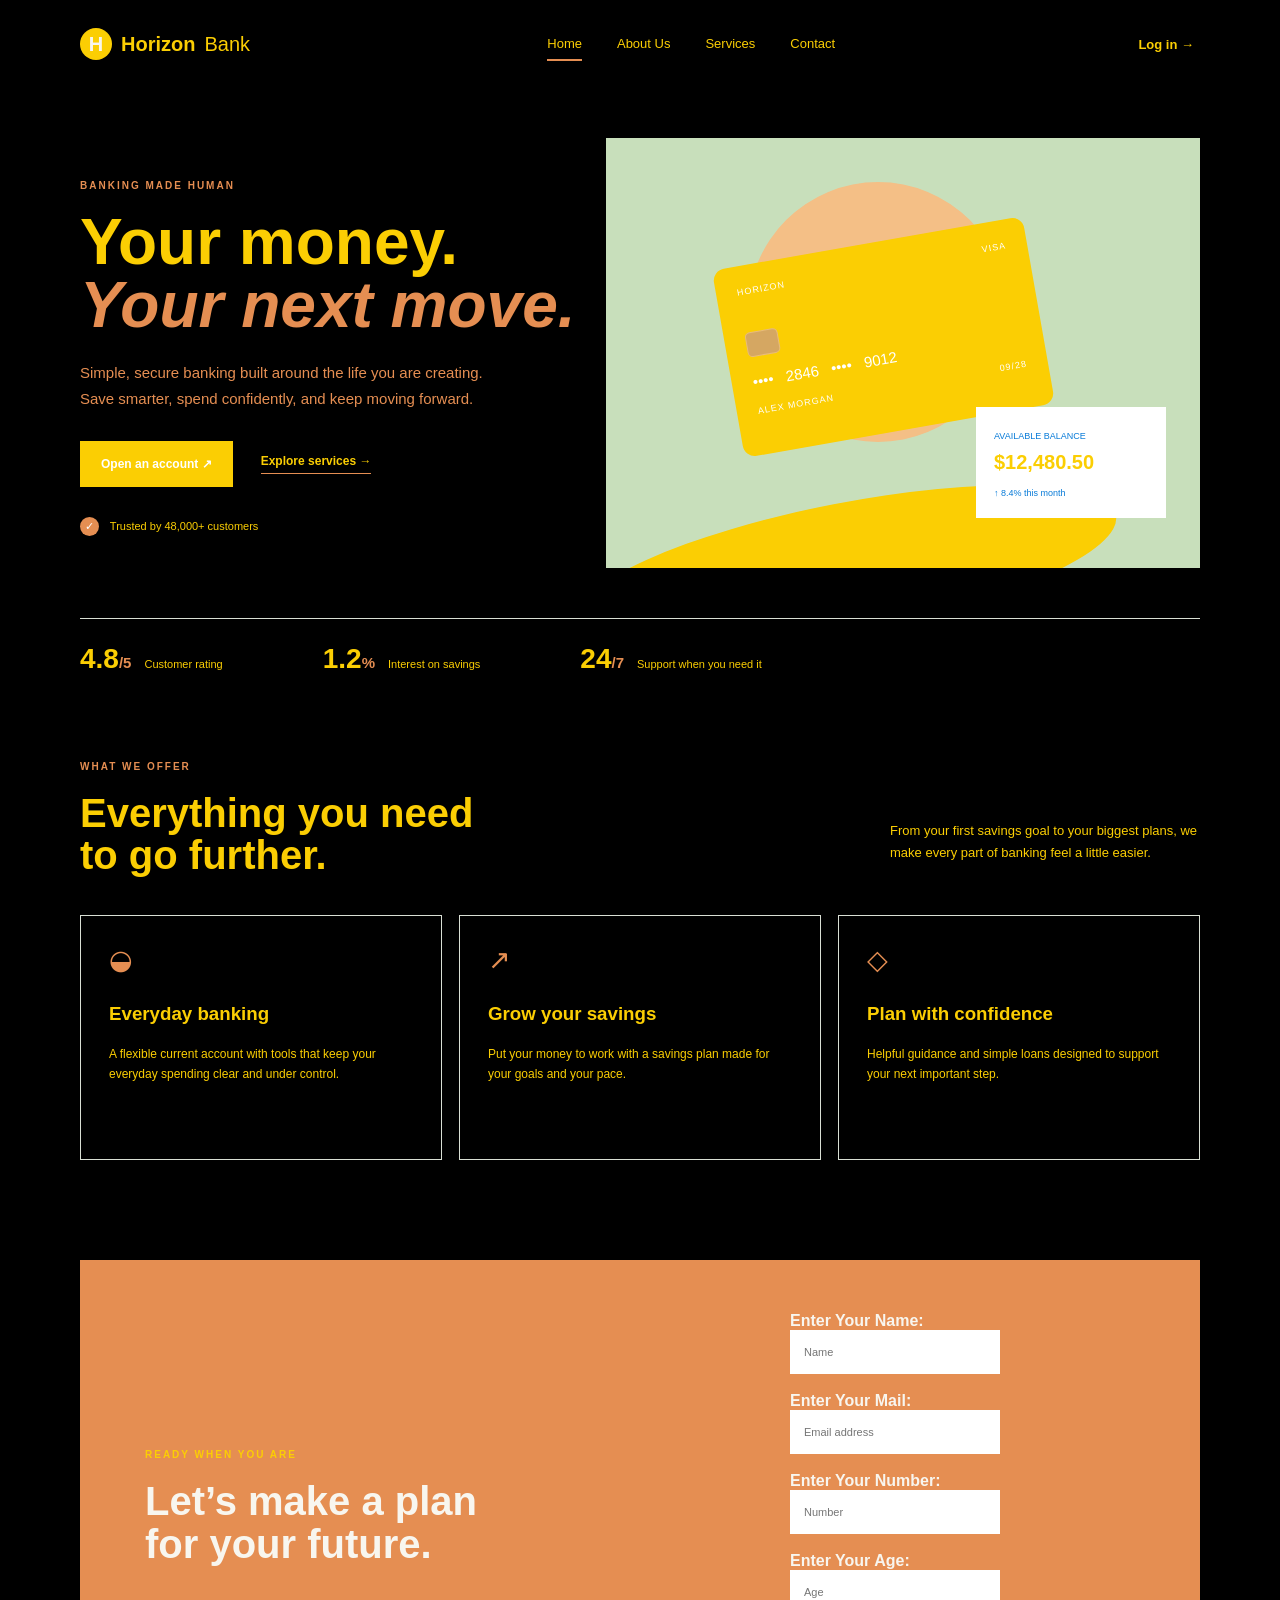
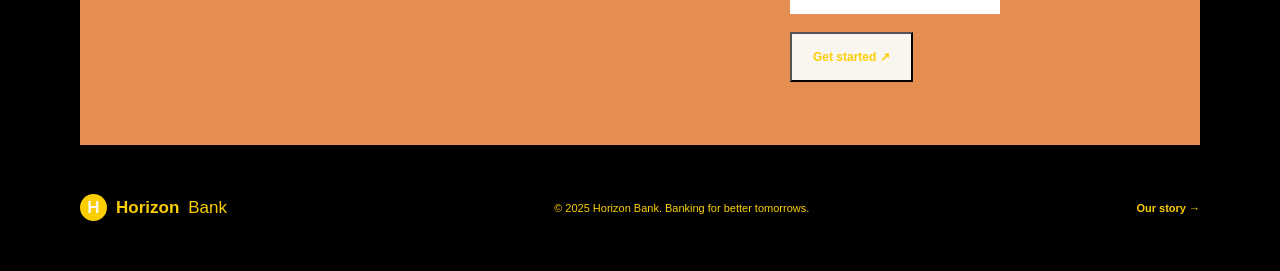
<file: Techonovanza-2026-master/HTML/index.html>
<!DOCTYPE html>
<html lang="en">
<head>
    <meta charset="UTF-8">
    <meta name="viewport" content="width=device-width, initial-scale=1.0">
    <title>Horizon Bank | Move Forward</title>
    <link rel="stylesheet" href="../CSS/home.css">
</head>
<body>
    <header class="site-header">
        <a class="logo" href="index.html"><span class="logo-mark">H</span> Horizon<span>Bank</span></a>
        <nav>
            <a class="active" href="index.html">Home</a>
            <a href="about.html">About Us</a>
            <a href="#services">Services</a>
            <a href="#contact">Contact</a>
        </nav>
        <button class="login-button" id="loginButton">Log in <span>→</span></button>
    </header>

    <main>
        <section class="hero section-width">
            <div class="hero-copy">
                <p class="eyebrow">BANKING MADE HUMAN</p>
                <h1>Your money.<br><em>Your next move.</em></h1>
                <p class="hero-text">Simple, secure banking built around the life you are creating. Save smarter, spend confidently, and keep moving forward.</p>
                <div class="hero-buttons">
                    <a class="primary-button" href="#contact">Open an account <span>↗</span></a>
                    <a class="text-button" href="#services">Explore services <span>→</span></a>
                </div>
                <div class="trust-line"><span class="trust-dot">✓</span> Trusted by 48,000+ customers</div>
            </div>
            <div class="hero-art">
                <div class="sun"></div>
                <div class="hero-card">
                    <div class="card-top"><span>HORIZON</span><span>VISA</span></div>
                    <div class="chip"></div>
                    <div class="card-number">•••• &nbsp; 2846 &nbsp; •••• &nbsp; 9012</div>
                    <div class="card-bottom"><span>ALEX MORGAN</span><span>09/28</span></div>
                </div>
                <div class="balance-box"><small>AVAILABLE BALANCE</small><strong>$12,480.50</strong><span class="balance-change">↑ 8.4% this month</span></div>
                <div class="shape shape-one"></div>
                <div class="shape shape-two"></div>
            </div>
        </section>

        <section class="numbers section-width">
            <div><strong>4.8<span>/5</span></strong><p>Customer rating</p></div>
            <div><strong>1.2<span>%</span></strong><p>Interest on savings</p></div>
            <div><strong>24<span>/7</span></strong><p>Support when you need it</p></div>
        </section>
        <!--Removed the learn more button as it was useless, including learn more button and not making a page for it is useless.-->
        <section class="services section-width" id="services">
            <div class="section-heading"><div><p class="eyebrow">WHAT WE OFFER</p><h2>Everything you need<br>to go further.</h2></div><p>From your first savings goal to your biggest plans, we make every part of banking feel a little easier.</p></div>
            <div class="service-grid">
                <article class="service-card featured"><div class="service-icon">◒</div><h3>Everyday banking</h3><p>A flexible current account with tools that keep your everyday spending clear and under control.</p></article>
                <article class="service-card"><div class="service-icon">↗</div><h3>Grow your savings</h3><p>Put your money to work with a savings plan made for your goals and your pace.</p></article>
                <article class="service-card"><div class="service-icon">◇</div><h3>Plan with confidence</h3><p>Helpful guidance and simple loans designed to support your next important step.</p></article>
            </div>
        </section>

        <section class="contact-banner section-width" id="contact">
            <div><p class="eyebrow">READY WHEN YOU ARE</p><h2>Let’s make a plan<br>for your future.</h2></div>
            <form id="contactForm">
            <!--Added more inputs and labels for the form for having a complete information of the applicant-->
            <label for="name"><b>Enter Your Name:</b></label><br>
            <input type="text" id="name" placeholder="Name" required><br><br> 
            <label for="email"><b>Enter Your Mail:</b></label><br>   
            <input type="email" id="email" placeholder="Email address" required><br><br>
            <label for="number"><b>Enter Your Number:</b></label><br> 
            <input type="text" id="number" placeholder="Number" required><br><br>
            <label for="age"><b>Enter Your Age:</b></label><br> 
            <input type="number" id="age" placeholder="Age" required><br><br>
            <button class="primary-button" type="submit">Get started <span>↗</span></button><p id="formMessage">
            
            </p></form> 
        </section>
    </main>

    <footer class="site-footer"><a class="logo" href="index.html"><span class="logo-mark">H</span> Horizon<span>Bank</span></a><p>© 2025 Horizon Bank. Banking for better tomorrows.</p><a href="about.html">Our story →</a></footer>
    <script src="../JS/home.js"></script>
</body>
</html>
</file>
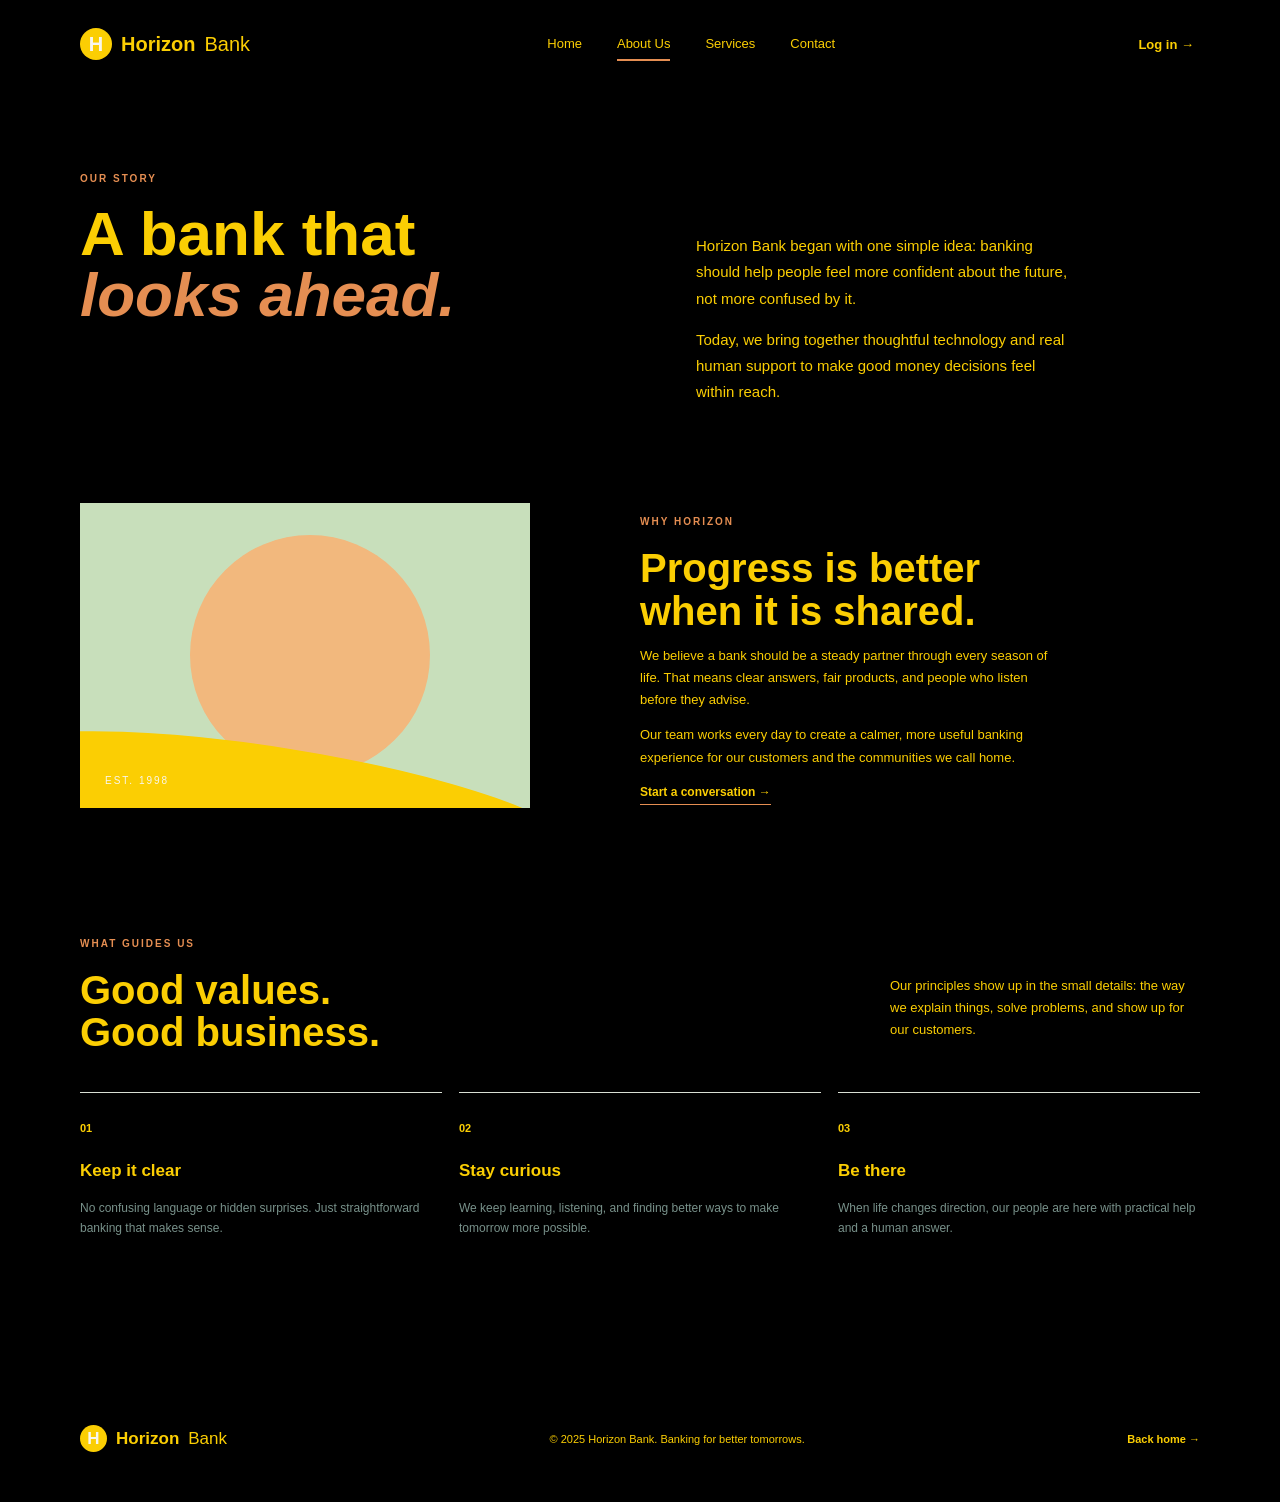
<file: Techonovanza-2026-master/HTML/about.html>
<!DOCTYPE html>
<html lang="en">
<head>
    <meta charset="UTF-8">
    <meta name="viewport" content="width=device-width, initial-scale=1.0">
    <title>About Us | Horizon Bank</title>
    <link rel="stylesheet" href="../CSS/about.css">
</head>
<body>
    <header class="site-header">
        <a class="logo" href="index.html"><span class="logo-mark">H</span> Horizon<span>Bank</span></a>
        <nav>
            <a href="index.html">Home</a>
            <a class="active" href="about.html">About Us</a>
            <a href="index.html#services">Services</a>
            <a href="index.html#contact">Contact</a>
        </nav>
        <button class="login-button" id="loginButton">Log in <span>→</span></button>
    </header>

    <main>
        <section class="about-hero section-width">
            <div><p class="eyebrow">OUR STORY</p><h1>A bank that<br><em>looks ahead.</em></h1></div>
            <div class="about-intro"><p>Horizon Bank began with one simple idea: banking should help people feel more confident about the future, not more confused by it.</p><p>Today, we bring together thoughtful technology and real human support to make good money decisions feel within reach.</p></div>
        </section>

        <section class="story-block section-width">
            <div class="story-image"><div class="image-sun"></div><div class="image-line"></div><span>EST. 1998</span></div>
            <div class="story-copy"><p class="eyebrow">WHY HORIZON</p><h2>Progress is better<br>when it is shared.</h2><p>We believe a bank should be a steady partner through every season of life. That means clear answers, fair products, and people who listen before they advise.</p><p>Our team works every day to create a calmer, more useful banking experience for our customers and the communities we call home.</p><a class="text-button" href="index.html#contact">Start a conversation <span>→</span></a></div>
        </section>

        <section class="values section-width">
            <div class="section-heading"><div><p class="eyebrow">WHAT GUIDES US</p><h2>Good values.<br>Good business.</h2></div><p>Our principles show up in the small details: the way we explain things, solve problems, and show up for our customers.</p></div>
            <div class="value-grid"><article><span>01</span><h3>Keep it clear</h3><p>No confusing language or hidden surprises. Just straightforward banking that makes sense.</p></article><article><span>02</span><h3>Stay curious</h3><p>We keep learning, listening, and finding better ways to make tomorrow more possible.</p></article><article><span>03</span><h3>Be there</h3><p>When life changes direction, our people are here with practical help and a human answer.</p></article></div>
        </section>
    </main>

    <footer class="site-footer"><a class="logo" href="index.html"><span class="logo-mark">H</span> Horizon<span>Bank</span></a><p>© 2025 Horizon Bank. Banking for better tomorrows.</p><a href="index.html">Back home →</a></footer>
    <script src="../JS/about.js"></script>
</body>
</html>
</file>
<file: Techonovanza-2026-master/CSS/home.css>
/* Home page styles */
/* Changed the theme of the home page */
* {
    box-sizing: border-box;
}

html {
    scroll-behavior: smooth;
}

body {
    margin: 0;
    background: #000000;
    color: #fbce03;
    font-family: Arial, sans-serif;
}

a {
    color: inherit;
    text-decoration: none;
}

.site-header,
.section-width,
.site-footer {
    width: 1120px;
    margin: auto;
}

.site-header {
    height: 88px;
    display: flex;
    align-items: center;
    justify-content: space-between;
}

.logo {
    display: flex;
    align-items: center;
    gap: 9px;
    font-size: 20px;
    font-weight: bold;
}

.logo-mark {
    display: grid;
    place-items: center;
    width: 32px;
    height: 32px;
    border-radius: 50%;
    background: #fbce03;
    color: #f8f6ef;
}

.logo > span:last-child {
    font-weight: normal;
}

nav {
    display: flex;
    gap: 35px;
    color: #fbce03;
    font-size: 13px;
}

nav a {
    padding: 8px 0;
}

nav a:hover,
nav a.active {
    border-bottom: 2px solid #e58e52;
    color: #fbce03;
}

.login-button {
    border: 0;
    background: none;
    color: #fbce03;
    cursor: pointer;
    font-size: 13px;
    font-weight: bold;
}

.hero {
    min-height: 530px;
    display: grid;
    grid-template-columns: 47% 53%;
    align-items: center;
}

.eyebrow {
    margin-bottom: 20px;
    color: #e58e52;
    font-size: 10px;
    font-weight: bold;
    letter-spacing: 2px;
}

h1 {
    margin: 0 0 24px;
    font-size: 64px;
    line-height: 0.98;
}

h1 em {
    color: #e58e52;
}

.hero-text {
    width: 410px;
    color: #e58e52;
    font-size: 15px;
    line-height: 1.7;
}

.hero-buttons {
    display: flex;
    gap: 28px;
    align-items: center;
    margin: 30px 0;
}

.primary-button {
    display: inline-block;
    padding: 16px 21px;
    background: #fbce03;
    color: white;
    font-size: 12px;
    font-weight: bold;
}

.primary-button:hover {
    background: #e58e52;
}

.text-button {
    border-bottom: 1px solid #e58e52;
    padding-bottom: 5px;
    font-size: 12px;
    font-weight: bold;
}

.trust-line {
    color: #fbce03;
    font-size: 11px;
}

.trust-dot {
    display: inline-grid;
    place-items: center;
    width: 19px;
    height: 19px;
    margin-right: 8px;
    border-radius: 50%;
    background: #e58e52;
    color: white;
}

.hero-art {
    position: relative;
    height: 430px;
    overflow: hidden;
    background: #c8dfbb;
}

.sun {
    position: absolute;
    top: 44px;
    left: 142px;
    width: 260px;
    height: 260px;
    border-radius: 50%;
    background: #f4bf86;
}

.hero-art:after {
    content: '';
    position: absolute;
    bottom: -65px;
    left: -35px;
    width: 550px;
    height: 130px;
    border-radius: 50%;
    background: #fbce03;
    transform: rotate(-11deg);
}

.hero-card {
    position: absolute;
    z-index: 2;
    top: 104px;
    left: 120px;
    width: 315px;
    height: 190px;
    padding: 21px;
    border-radius: 12px;
    background: #fbce03;
    color: white;
    transform: rotate(-10deg);
}

.card-top,
.card-bottom {
    display: flex;
    justify-content: space-between;
    font-size: 9px;
    letter-spacing: 1px;
}

.chip {
    width: 33px;
    height: 25px;
    margin-top: 36px;
    border: 1px solid #e8bb7c;
    border-radius: 5px;
    background: #d5a762;
}

.card-number {
    margin: 16px 0;
    font-size: 15px;
}

.balance-box {
    position: absolute;
    z-index: 3;
    right: 34px;
    bottom: 50px;
    width: 190px;
    padding: 18px;
    background: white;
}

.balance-box small,
.balance-change {
    color: #087bd8;
    font-size: 9px;
}

.balance-box strong {
    display: block;
    margin: 8px 0;
    font-size: 20px;
}

.numbers {
    display: flex;
    gap: 100px;
    padding: 24px 0 70px;
    border-top: 1px solid #d9dfd4;
}

.numbers div {
    display: flex;
    gap: 13px;
    align-items: baseline;
}

.numbers strong {
    font-size: 28px;
}

.numbers strong span {
    color: #e58e52;
    font-size: 15px;
}

.numbers p {
    color: #fbce03;
    font-size: 11px;
}

.services {
    padding-bottom: 100px;
}

.section-heading {
    display: flex;
    justify-content: space-between;
    align-items: end;
    margin-bottom: 38px;
}

.section-heading h2,
.contact-banner h2 {
    margin: 0;
    font-size: 40px;
    line-height: 1.06;
}

.section-heading > p {
    width: 310px;
    color: #fbce03;
    font-size: 13px;
    line-height: 1.7;
}

.service-grid {
    display: grid;
    grid-template-columns: repeat(3, 1fr);
    gap: 17px;
}

.service-card {
    min-height: 245px;
    padding: 28px;
    border: 1px solid #d9dfd4;
}

.service-card.featured {
    background: #000000;
    color: #fbce03;
}

.service-icon {
    margin-bottom: 27px;
    color: #e58e52;
    font-size: 27px;
}

.service-card p {
    color: #fbce03;
    font-size: 12px;
    line-height: 1.7;
}

.service-card.featured p {
    color: #fbce03;
}

.service-card a {
    color: #e58e52;
    font-size: 11px;
    font-weight: bold;
}

.contact-banner {
    display: flex;
    justify-content: space-between;
    align-items: center;
    padding: 52px 65px;
    background: #e58e52;
    color: #f8f6ef;
}

.contact-banner .eyebrow {
    color: #fbce03;
}

.contact-banner form {
    width: 345px;
}

.contact-banner input {
    width: 210px;
    padding: 16px 14px;
    border: 0;
    font-size: 11px;
}

.contact-banner .primary-button {
    background: #f8f6ef;
    color: #fbce03;
}

.contact-banner form p {
    font-size: 11px;
}

.site-footer {
    display: flex;
    justify-content: space-between;
    align-items: center;
    padding: 46px 0;
    color: #fbce03  ;
    font-size: 11px;
}

.site-footer .logo {
    color: #fbce03;
    font-size: 17px;
}

.site-footer .logo-mark {
    width: 27px;
    height: 27px;
}

.site-footer a:last-child {
    color: #fbce03;
    font-weight: bold;
}
</file>
<file: Techonovanza-2026-master/CSS/about.css>
/* About page styles */
/* Changed the theme of the home page */
* {
    box-sizing: border-box;
}

body {
    margin: 0;
    background: #000000;
    color: #fbce03;
    font-family: Arial, sans-serif;
}

a {
    color: inherit;
    text-decoration: none;
}

.site-header,
.section-width,
.site-footer {
    width: 1120px;
    margin: auto;
}

.site-header {
    height: 88px;
    display: flex;
    align-items: center;
    justify-content: space-between;
}

.logo {
    display: flex;
    align-items: center;
    gap: 9px;
    font-size: 20px;
    font-weight: bold;
}

.logo-mark {
    display: grid;
    place-items: center;
    width: 32px;
    height: 32px;
    border-radius: 50%;
    background: #fbce03;
    color: #f8f6ef;
}

.logo > span:last-child {
    font-weight: normal;
}

nav {
    display: flex;
    gap: 35px;
    color: #fbce03;
    font-size: 13px;
}

nav a {
    padding: 8px 0;
}

nav a:hover,
nav a.active {
    border-bottom: 2px solid #e58e52;
    color: #fbce03;
}

.login-button {
    border: 0;
    background: none;
    color: #fbce03;
    cursor: pointer;
    font-size: 13px;
    font-weight: bold;
}

.eyebrow {
    margin-bottom: 20px;
    color: #e58e52;
    font-size: 10px;
    font-weight: bold;
    letter-spacing: 2px;
}

h1 {
    margin: 0;
    font-size: 62px;
    line-height: 0.98;
}

h1 em {
    color: #e58e52;
}

h2 {
    margin: 0;
    font-size: 40px;
    line-height: 1.06;
}

.about-hero {
    min-height: 360px;
    padding-top: 75px;
    display: grid;
    grid-template-columns: 55% 45%;
}

.about-intro {
    width: 375px;
    padding-top: 55px;
    color: #fbce03;
    font-size: 15px;
    line-height: 1.75;
}

.story-block {
    display: grid;
    grid-template-columns: 50% 50%;
    align-items: center;
    padding: 55px 0 120px;
}

.story-image {
    position: relative;
    width: 450px;
    height: 305px;
    overflow: hidden;
    background: #c8dfbb;
}

.image-sun {
    position: absolute;
    top: 32px;
    left: 110px;
    width: 240px;
    height: 240px;
    border-radius: 50%;
    background: #f2b87d;
}

.image-line {
    position: absolute;
    bottom: -50px;
    left: -100px;
    width: 600px;
    height: 110px;
    border-radius: 50%;
    background: #fbce03;
    transform: rotate(9deg);
}

.story-image span {
    position: absolute;
    bottom: 22px;
    left: 25px;
    color: #f8f6ef;
    font-size: 10px;
    letter-spacing: 2px;
}

.story-copy {
    width: 425px;
}

.story-copy p:not(.eyebrow) {
    color: #fbce03;
    font-size: 13px;
    line-height: 1.7;
}

.text-button {
    display: inline-block;
    border-bottom: 1px solid #e58e52;
    padding-bottom: 5px;
    font-size: 12px;
    font-weight: bold;
}

.values {
    padding-bottom: 100px;
}

.section-heading {
    display: flex;
    justify-content: space-between;
    align-items: end;
    margin-bottom: 38px;
}

.section-heading > p {
    width: 310px;
    color: #fbce03;
    font-size: 13px;
    line-height: 1.7;
}

.value-grid {
    display: grid;
    grid-template-columns: repeat(3, 1fr);
    gap: 17px;
}

.value-grid article {
    padding: 25px 0;
    border-top: 1px solid #d9dfd4;
}

.value-grid span {
    color: #fbce03;
    font-size: 11px;
    font-weight: bold;
}

.value-grid h3 {
    margin-top: 25px;
    font-size: 17px;
}

.value-grid p {
    color: #78918a;
    font-size: 12px;
    line-height: 1.7;
}

.site-footer {
    display: flex;
    justify-content: space-between;
    align-items: center;
    padding: 46px 0;
    color: #fbce03;
    font-size: 11px;
}

.site-footer .logo {
    color: #fbce03;
    font-size: 17px;
}

.site-footer .logo-mark {
    width: 27px;
    height: 27px;
}

.site-footer a:last-child {
    color: #fbce03;
    font-weight: bold;
}
</file>
